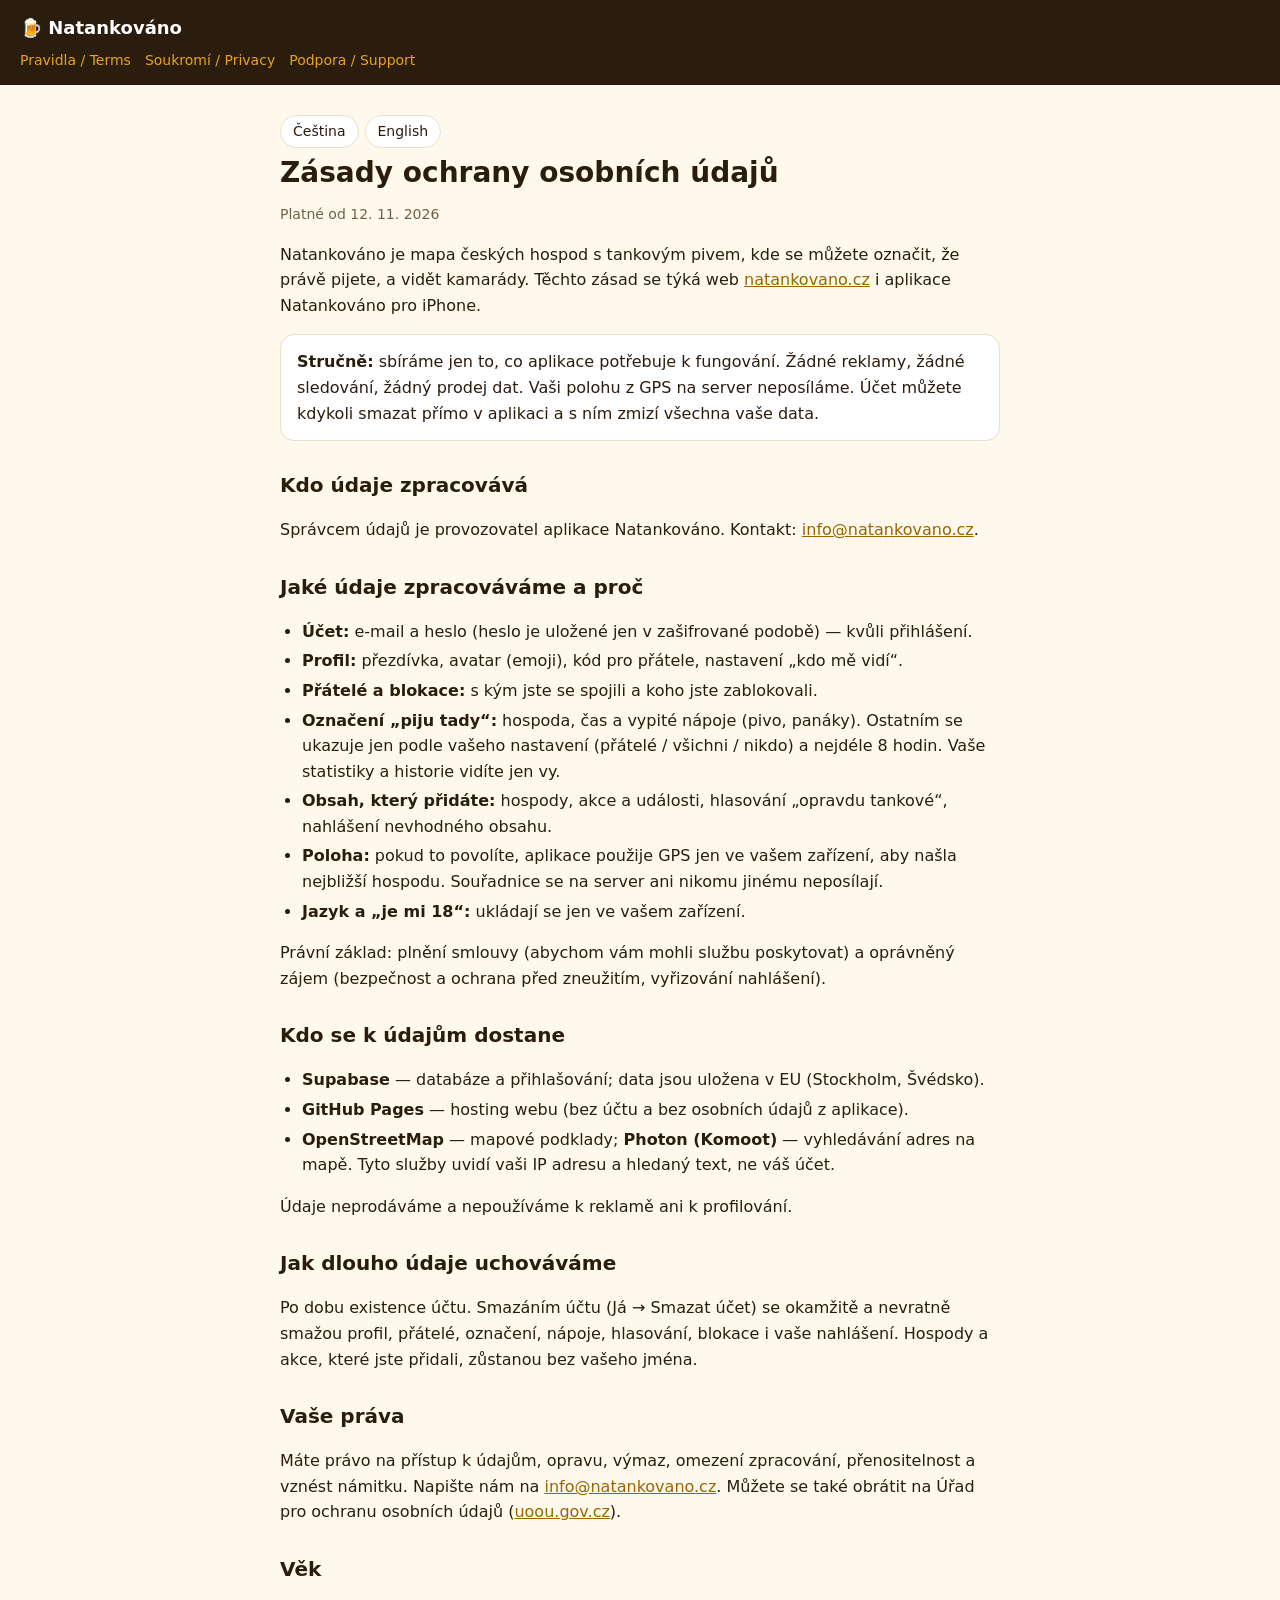
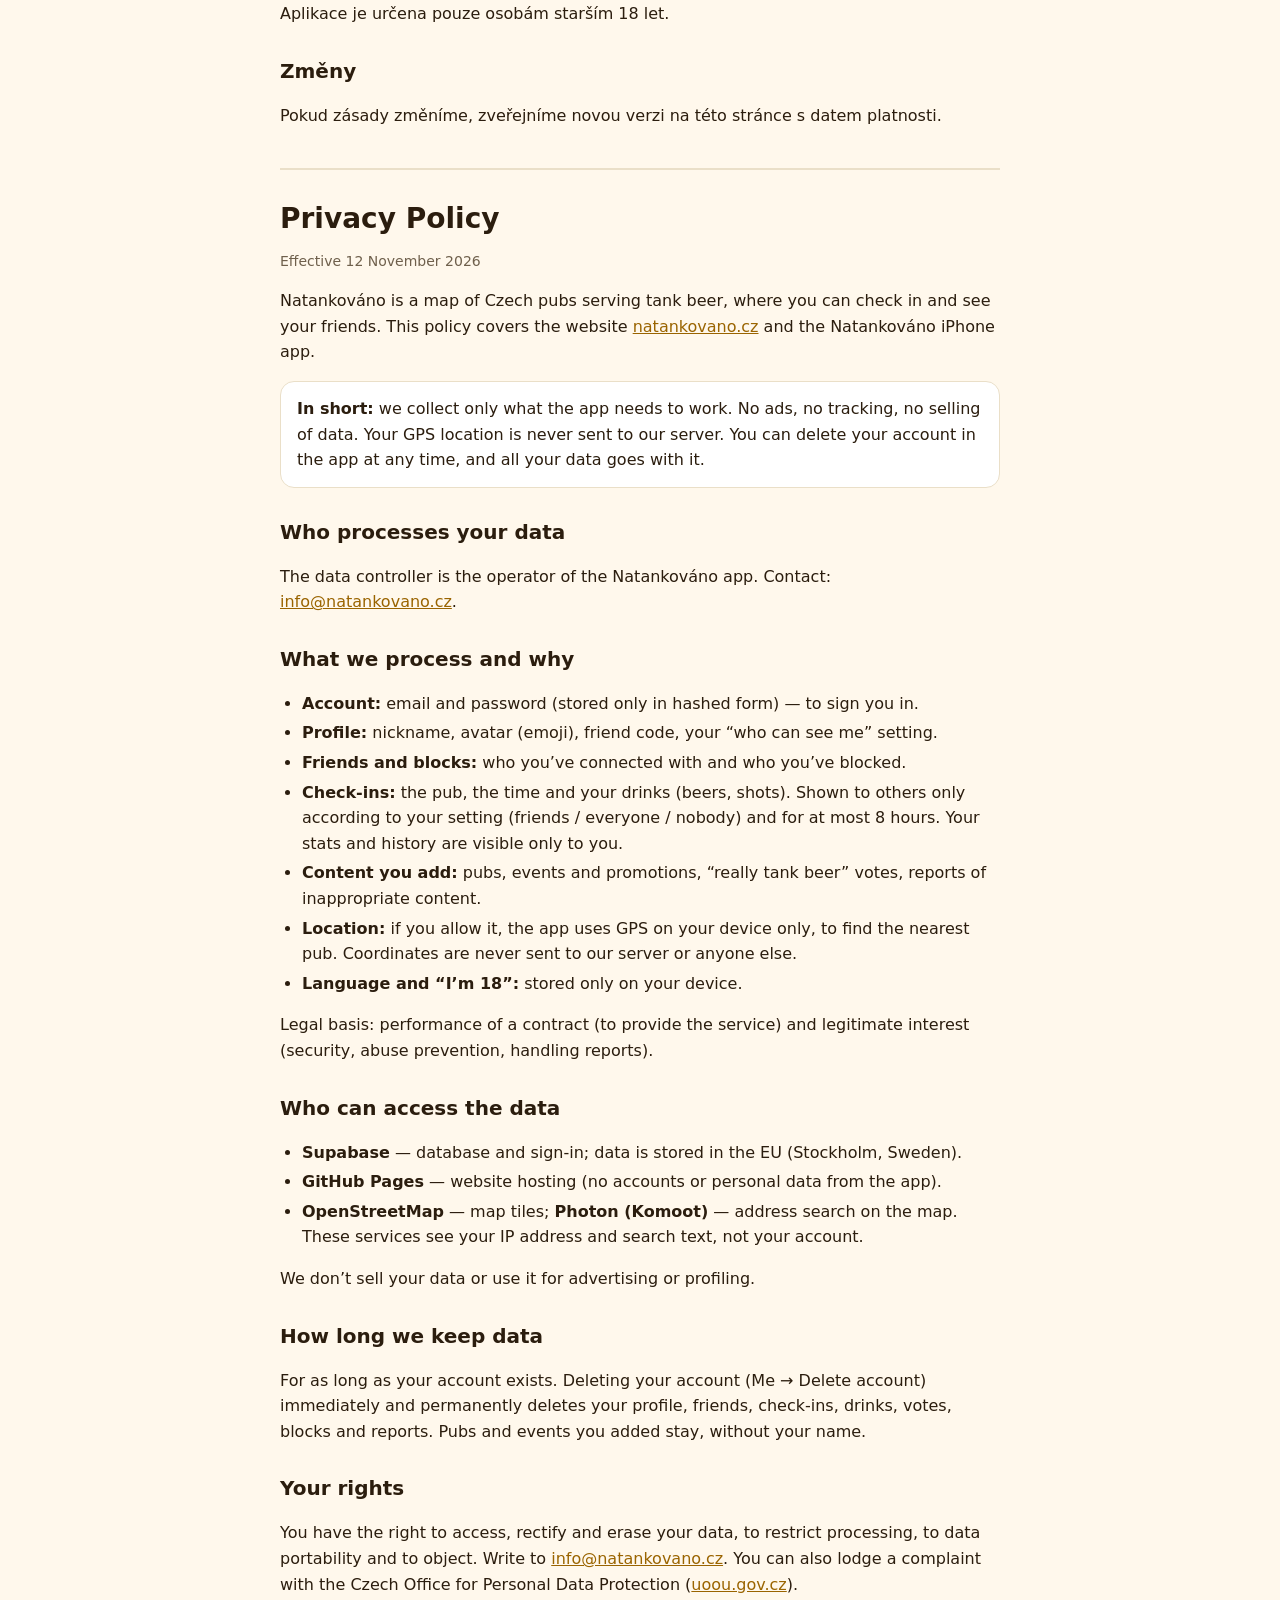
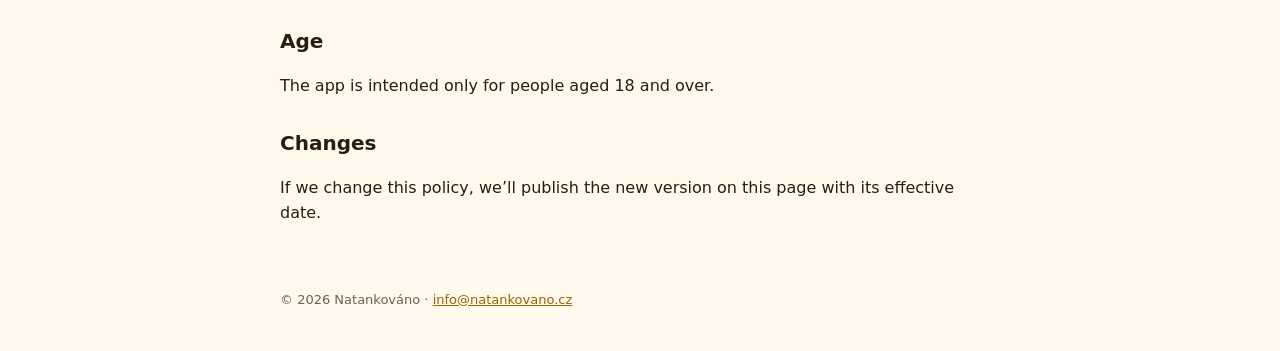
<file: privacy.html>
<!doctype html>
<html lang="cs">
<head>
  <meta charset="utf-8">
  <meta name="viewport" content="width=device-width, initial-scale=1, viewport-fit=cover">
  <meta name="theme-color" content="#2B1D0E">
  <title>Zásady ochrany osobních údajů · Privacy Policy — Natankováno</title>
  <link rel="icon" type="image/png" sizes="32x32" href="icons/favicon-32.png">
  <link rel="stylesheet" href="legal.css">
</head>
<body>
  <header>
    <a href="./">🍺 Natankováno</a>
    <nav><a href="terms.html">Pravidla / Terms</a><a href="privacy.html">Soukromí / Privacy</a><a href="support.html">Podpora / Support</a></nav>
  </header>
  <main>
    <div class="lang"><a href="#cs">Čeština</a><a href="#en">English</a></div>

    <section id="cs" lang="cs">
      <h1>Zásady ochrany osobních údajů</h1>
      <p class="muted">Platné od 12. 11. 2026</p>

      <p>Natankováno je mapa českých hospod s tankovým pivem, kde se můžete označit, že právě pijete, a vidět kamarády. Těchto zásad se týká web <a href="https://natankovano.cz">natankovano.cz</a> i aplikace Natankováno pro iPhone.</p>
      <div class="box">
        <b>Stručně:</b> sbíráme jen to, co aplikace potřebuje k fungování. Žádné reklamy, žádné sledování, žádný prodej dat. Vaši polohu z GPS na server neposíláme. Účet můžete kdykoli smazat přímo v aplikaci a s ním zmizí všechna vaše data.
      </div>

      <h2>Kdo údaje zpracovává</h2>
      <p>Správcem údajů je provozovatel aplikace Natankováno. Kontakt: <a href="mailto:info@natankovano.cz">info@natankovano.cz</a>.</p>

      <h2>Jaké údaje zpracováváme a proč</h2>
      <ul>
        <li><b>Účet:</b> e-mail a heslo (heslo je uložené jen v zašifrované podobě) — kvůli přihlášení.</li>
        <li><b>Profil:</b> přezdívka, avatar (emoji), kód pro přátele, nastavení „kdo mě vidí“.</li>
        <li><b>Přátelé a blokace:</b> s kým jste se spojili a koho jste zablokovali.</li>
        <li><b>Označení „piju tady“:</b> hospoda, čas a vypité nápoje (pivo, panáky). Ostatním se ukazuje jen podle vašeho nastavení (přátelé / všichni / nikdo) a nejdéle 8 hodin. Vaše statistiky a historie vidíte jen vy.</li>
        <li><b>Obsah, který přidáte:</b> hospody, akce a události, hlasování „opravdu tankové“, nahlášení nevhodného obsahu.</li>
        <li><b>Poloha:</b> pokud to povolíte, aplikace použije GPS jen ve vašem zařízení, aby našla nejbližší hospodu. Souřadnice se na server ani nikomu jinému neposílají.</li>
        <li><b>Jazyk a „je mi 18“:</b> ukládají se jen ve vašem zařízení.</li>
      </ul>
      <p>Právní základ: plnění smlouvy (abychom vám mohli službu poskytovat) a oprávněný zájem (bezpečnost a ochrana před zneužitím, vyřizování nahlášení).</p>

      <h2>Kdo se k údajům dostane</h2>
      <ul>
        <li><b>Supabase</b> — databáze a přihlašování; data jsou uložena v EU (Stockholm, Švédsko).</li>
        <li><b>GitHub Pages</b> — hosting webu (bez účtu a bez osobních údajů z aplikace).</li>
        <li><b>OpenStreetMap</b> — mapové podklady; <b>Photon (Komoot)</b> — vyhledávání adres na mapě. Tyto služby uvidí vaši IP adresu a hledaný text, ne váš účet.</li>
      </ul>
      <p>Údaje neprodáváme a nepoužíváme k reklamě ani k profilování.</p>

      <h2>Jak dlouho údaje uchováváme</h2>
      <p>Po dobu existence účtu. Smazáním účtu (Já → Smazat účet) se okamžitě a nevratně smažou profil, přátelé, označení, nápoje, hlasování, blokace i vaše nahlášení. Hospody a akce, které jste přidali, zůstanou bez vašeho jména.</p>

      <h2>Vaše práva</h2>
      <p>Máte právo na přístup k údajům, opravu, výmaz, omezení zpracování, přenositelnost a vznést námitku. Napište nám na <a href="mailto:info@natankovano.cz">info@natankovano.cz</a>. Můžete se také obrátit na Úřad pro ochranu osobních údajů (<a href="https://uoou.gov.cz">uoou.gov.cz</a>).</p>

      <h2>Věk</h2>
      <p>Aplikace je určena pouze osobám starším 18 let.</p>

      <h2>Změny</h2>
      <p>Pokud zásady změníme, zveřejníme novou verzi na této stránce s datem platnosti.</p>
    </section>

    <section id="en" lang="en">
      <h1>Privacy Policy</h1>
      <p class="muted">Effective 12 November 2026</p>

      <p>Natankováno is a map of Czech pubs serving tank beer, where you can check in and see your friends. This policy covers the website <a href="https://natankovano.cz">natankovano.cz</a> and the Natankováno iPhone app.</p>
      <div class="box">
        <b>In short:</b> we collect only what the app needs to work. No ads, no tracking, no selling of data. Your GPS location is never sent to our server. You can delete your account in the app at any time, and all your data goes with it.
      </div>

      <h2>Who processes your data</h2>
      <p>The data controller is the operator of the Natankováno app. Contact: <a href="mailto:info@natankovano.cz">info@natankovano.cz</a>.</p>

      <h2>What we process and why</h2>
      <ul>
        <li><b>Account:</b> email and password (stored only in hashed form) — to sign you in.</li>
        <li><b>Profile:</b> nickname, avatar (emoji), friend code, your “who can see me” setting.</li>
        <li><b>Friends and blocks:</b> who you’ve connected with and who you’ve blocked.</li>
        <li><b>Check-ins:</b> the pub, the time and your drinks (beers, shots). Shown to others only according to your setting (friends / everyone / nobody) and for at most 8 hours. Your stats and history are visible only to you.</li>
        <li><b>Content you add:</b> pubs, events and promotions, “really tank beer” votes, reports of inappropriate content.</li>
        <li><b>Location:</b> if you allow it, the app uses GPS on your device only, to find the nearest pub. Coordinates are never sent to our server or anyone else.</li>
        <li><b>Language and “I’m 18”:</b> stored only on your device.</li>
      </ul>
      <p>Legal basis: performance of a contract (to provide the service) and legitimate interest (security, abuse prevention, handling reports).</p>

      <h2>Who can access the data</h2>
      <ul>
        <li><b>Supabase</b> — database and sign-in; data is stored in the EU (Stockholm, Sweden).</li>
        <li><b>GitHub Pages</b> — website hosting (no accounts or personal data from the app).</li>
        <li><b>OpenStreetMap</b> — map tiles; <b>Photon (Komoot)</b> — address search on the map. These services see your IP address and search text, not your account.</li>
      </ul>
      <p>We don’t sell your data or use it for advertising or profiling.</p>

      <h2>How long we keep data</h2>
      <p>For as long as your account exists. Deleting your account (Me → Delete account) immediately and permanently deletes your profile, friends, check-ins, drinks, votes, blocks and reports. Pubs and events you added stay, without your name.</p>

      <h2>Your rights</h2>
      <p>You have the right to access, rectify and erase your data, to restrict processing, to data portability and to object. Write to <a href="mailto:info@natankovano.cz">info@natankovano.cz</a>. You can also lodge a complaint with the Czech Office for Personal Data Protection (<a href="https://uoou.gov.cz">uoou.gov.cz</a>).</p>

      <h2>Age</h2>
      <p>The app is intended only for people aged 18 and over.</p>

      <h2>Changes</h2>
      <p>If we change this policy, we’ll publish the new version on this page with its effective date.</p>
    </section>
  </main>
  <footer>© 2026 Natankováno · <a href="mailto:info@natankovano.cz">info@natankovano.cz</a></footer>
</body>
</html>
</file>
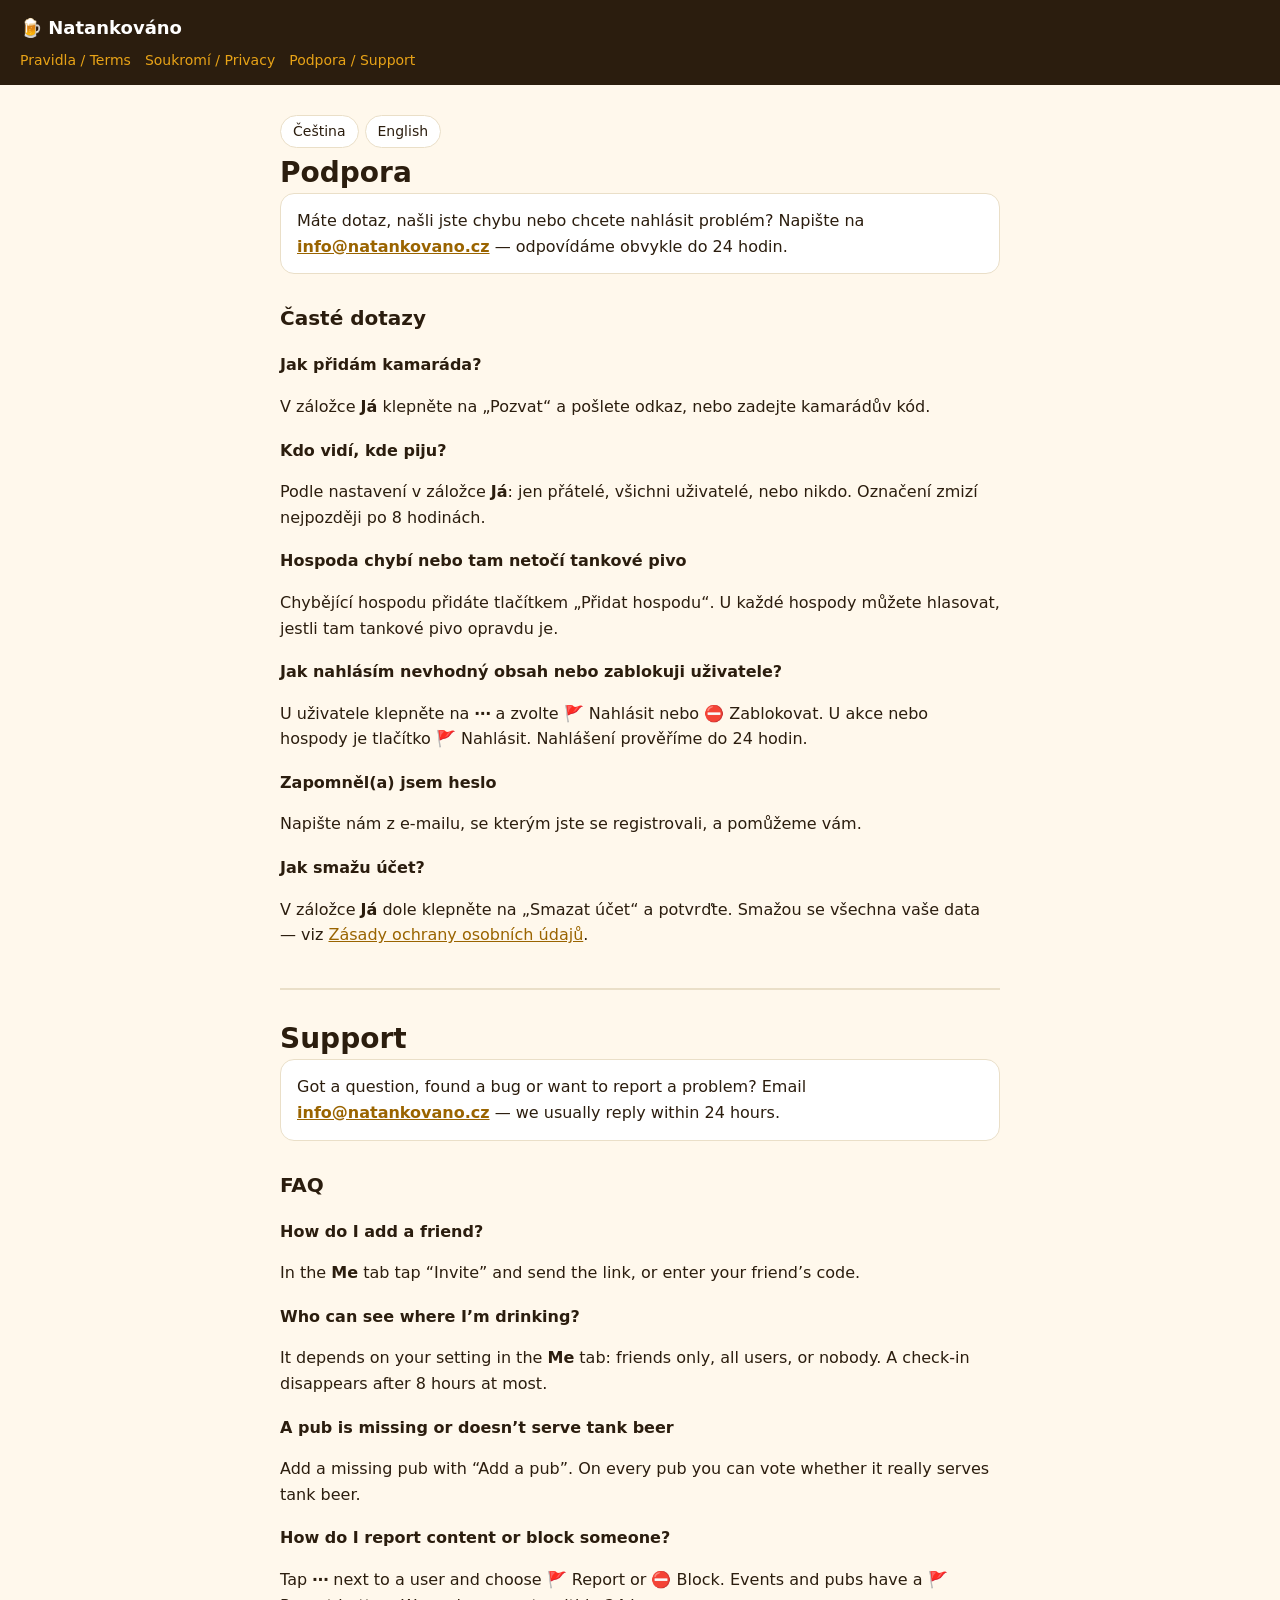
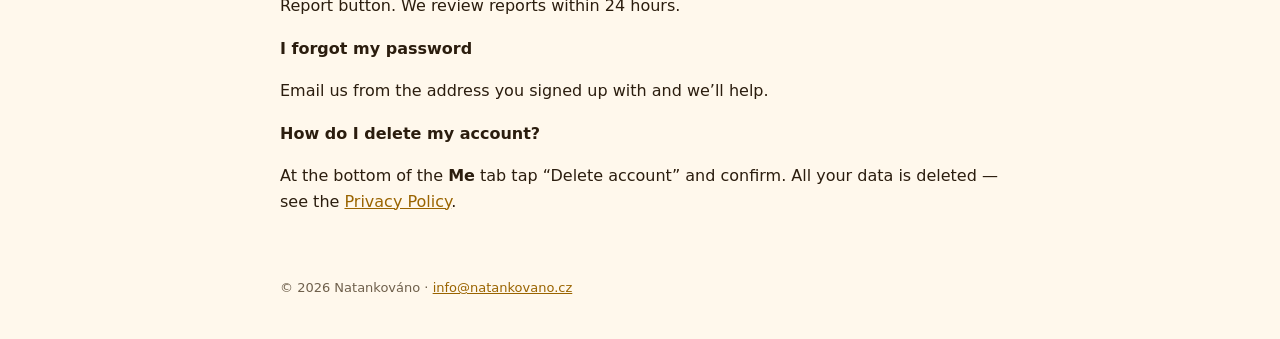
<file: support.html>
<!doctype html>
<html lang="cs">
<head>
  <meta charset="utf-8">
  <meta name="viewport" content="width=device-width, initial-scale=1, viewport-fit=cover">
  <meta name="theme-color" content="#2B1D0E">
  <title>Podpora · Support — Natankováno</title>
  <link rel="icon" type="image/png" sizes="32x32" href="icons/favicon-32.png">
  <link rel="stylesheet" href="legal.css">
</head>
<body>
  <header>
    <a href="./">🍺 Natankováno</a>
    <nav><a href="terms.html">Pravidla / Terms</a><a href="privacy.html">Soukromí / Privacy</a><a href="support.html">Podpora / Support</a></nav>
  </header>
  <main>
    <div class="lang"><a href="#cs">Čeština</a><a href="#en">English</a></div>

    <section id="cs" lang="cs">
      <h1>Podpora</h1>
      <div class="box">
        Máte dotaz, našli jste chybu nebo chcete nahlásit problém? Napište na
        <a href="mailto:info@natankovano.cz"><b>info@natankovano.cz</b></a> — odpovídáme obvykle do 24 hodin.
      </div>

      <h2>Časté dotazy</h2>
      <h3>Jak přidám kamaráda?</h3>
      <p>V záložce <b>Já</b> klepněte na „Pozvat“ a pošlete odkaz, nebo zadejte kamarádův kód.</p>
      <h3>Kdo vidí, kde piju?</h3>
      <p>Podle nastavení v záložce <b>Já</b>: jen přátelé, všichni uživatelé, nebo nikdo. Označení zmizí nejpozději po 8 hodinách.</p>
      <h3>Hospoda chybí nebo tam netočí tankové pivo</h3>
      <p>Chybějící hospodu přidáte tlačítkem „Přidat hospodu“. U každé hospody můžete hlasovat, jestli tam tankové pivo opravdu je.</p>
      <h3>Jak nahlásím nevhodný obsah nebo zablokuji uživatele?</h3>
      <p>U uživatele klepněte na <b>⋯</b> a zvolte 🚩 Nahlásit nebo ⛔ Zablokovat. U akce nebo hospody je tlačítko 🚩 Nahlásit. Nahlášení prověříme do 24 hodin.</p>
      <h3>Zapomněl(a) jsem heslo</h3>
      <p>Napište nám z e-mailu, se kterým jste se registrovali, a pomůžeme vám.</p>
      <h3>Jak smažu účet?</h3>
      <p>V záložce <b>Já</b> dole klepněte na „Smazat účet“ a potvrďte. Smažou se všechna vaše data — viz <a href="privacy.html">Zásady ochrany osobních údajů</a>.</p>
    </section>

    <section id="en" lang="en">
      <h1>Support</h1>
      <div class="box">
        Got a question, found a bug or want to report a problem? Email
        <a href="mailto:info@natankovano.cz"><b>info@natankovano.cz</b></a> — we usually reply within 24 hours.
      </div>

      <h2>FAQ</h2>
      <h3>How do I add a friend?</h3>
      <p>In the <b>Me</b> tab tap “Invite” and send the link, or enter your friend’s code.</p>
      <h3>Who can see where I’m drinking?</h3>
      <p>It depends on your setting in the <b>Me</b> tab: friends only, all users, or nobody. A check-in disappears after 8 hours at most.</p>
      <h3>A pub is missing or doesn’t serve tank beer</h3>
      <p>Add a missing pub with “Add a pub”. On every pub you can vote whether it really serves tank beer.</p>
      <h3>How do I report content or block someone?</h3>
      <p>Tap <b>⋯</b> next to a user and choose 🚩 Report or ⛔ Block. Events and pubs have a 🚩 Report button. We review reports within 24 hours.</p>
      <h3>I forgot my password</h3>
      <p>Email us from the address you signed up with and we’ll help.</p>
      <h3>How do I delete my account?</h3>
      <p>At the bottom of the <b>Me</b> tab tap “Delete account” and confirm. All your data is deleted — see the <a href="privacy.html">Privacy Policy</a>.</p>
    </section>
  </main>
  <footer>© 2026 Natankováno · <a href="mailto:info@natankovano.cz">info@natankovano.cz</a></footer>
</body>
</html>
</file>
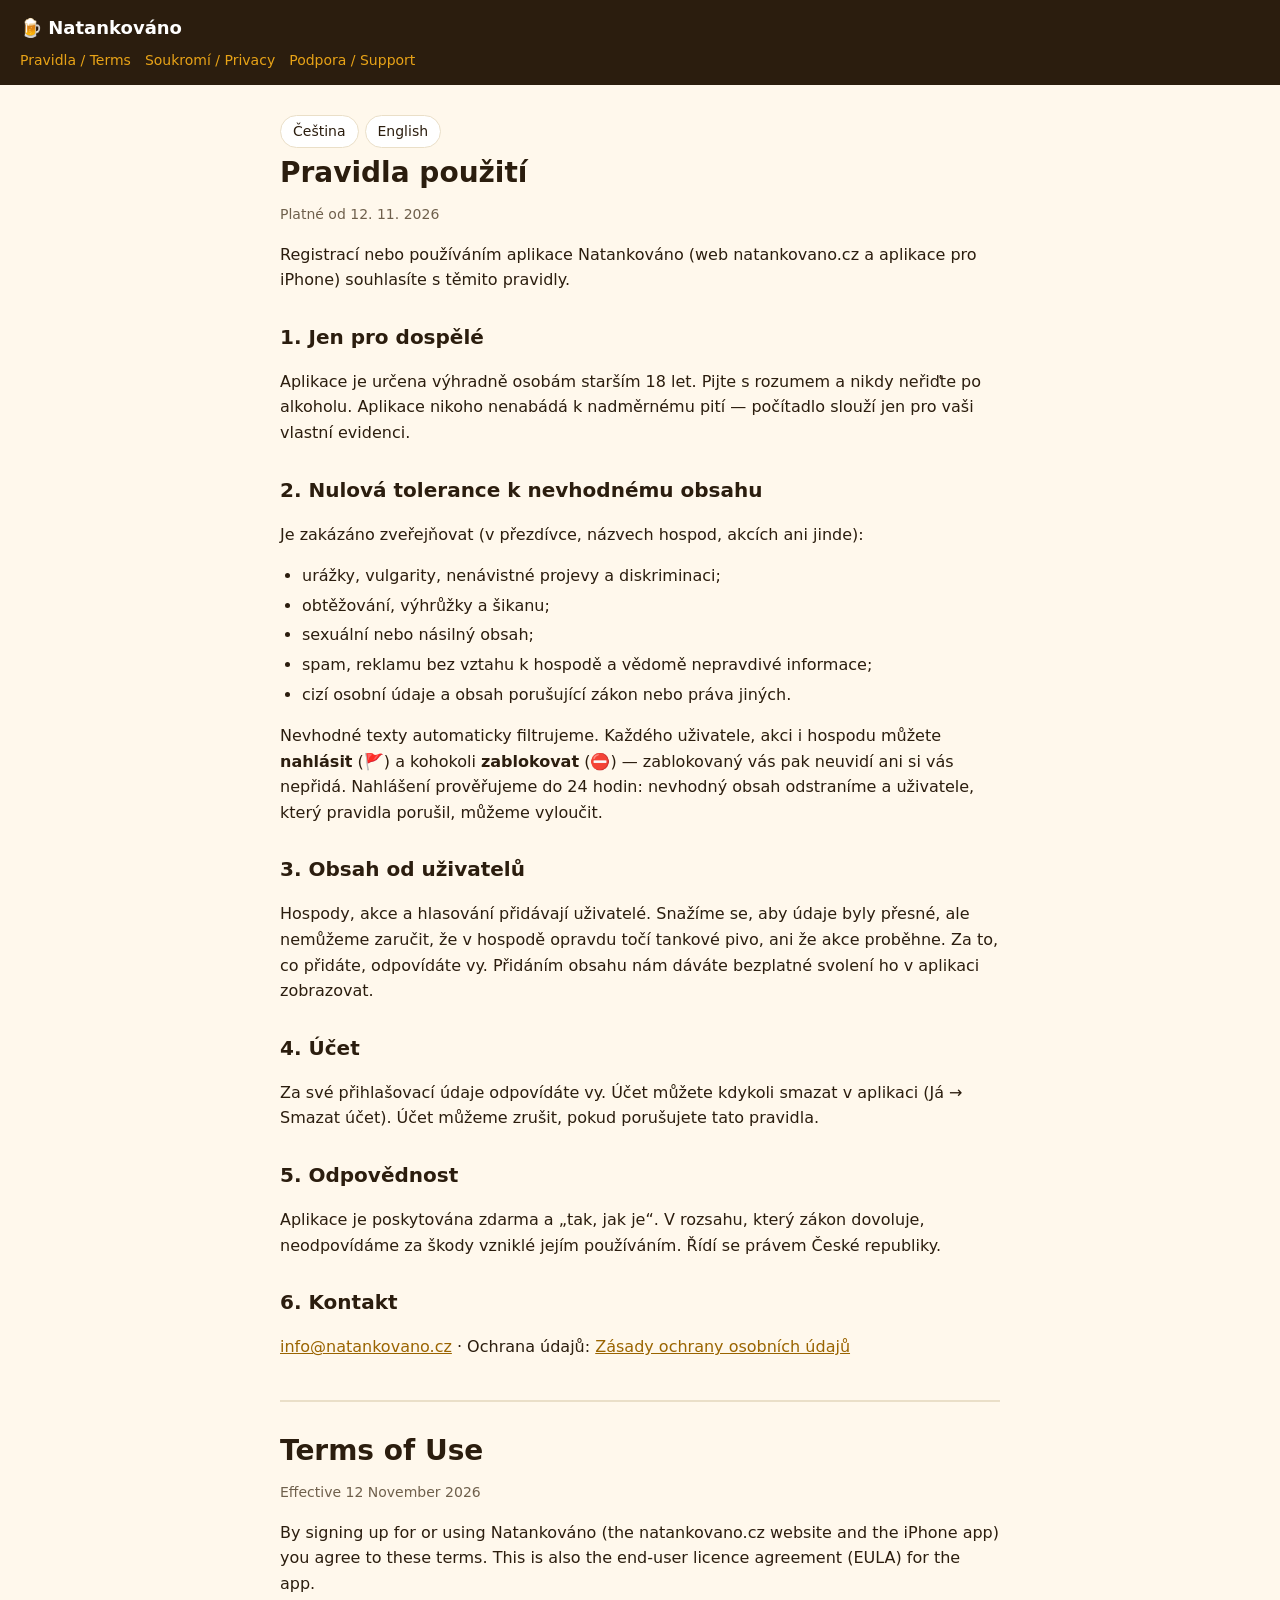
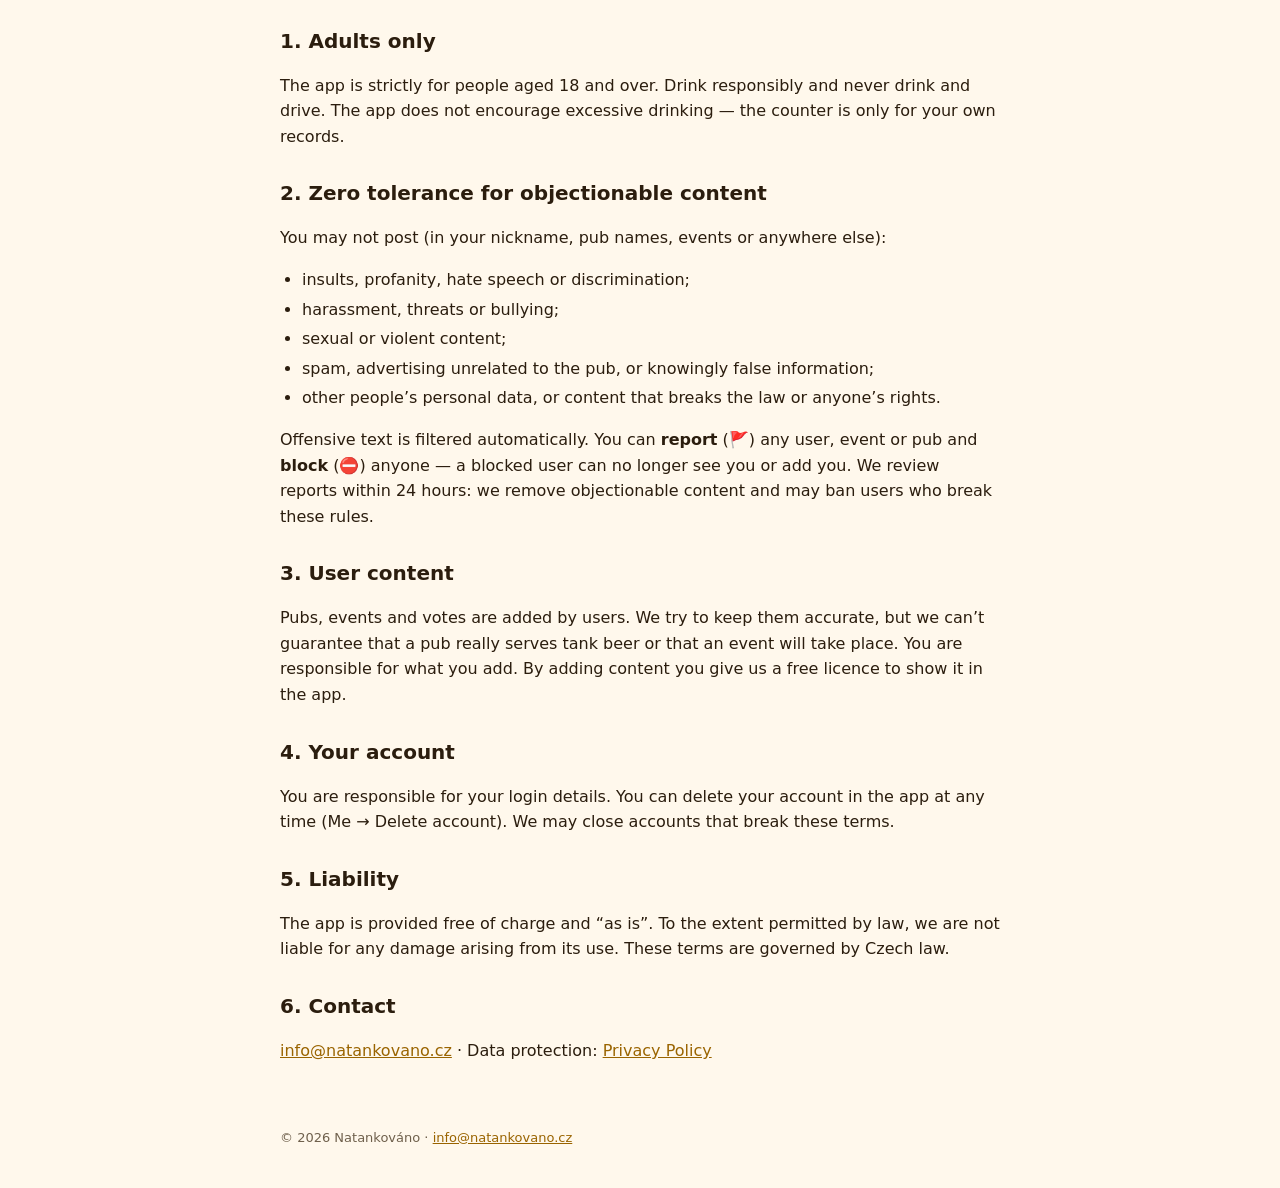
<file: terms.html>
<!doctype html>
<html lang="cs">
<head>
  <meta charset="utf-8">
  <meta name="viewport" content="width=device-width, initial-scale=1, viewport-fit=cover">
  <meta name="theme-color" content="#2B1D0E">
  <title>Pravidla použití · Terms of Use — Natankováno</title>
  <link rel="icon" type="image/png" sizes="32x32" href="icons/favicon-32.png">
  <link rel="stylesheet" href="legal.css">
</head>
<body>
  <header>
    <a href="./">🍺 Natankováno</a>
    <nav><a href="terms.html">Pravidla / Terms</a><a href="privacy.html">Soukromí / Privacy</a><a href="support.html">Podpora / Support</a></nav>
  </header>
  <main>
    <div class="lang"><a href="#cs">Čeština</a><a href="#en">English</a></div>

    <section id="cs" lang="cs">
      <h1>Pravidla použití</h1>
      <p class="muted">Platné od 12. 11. 2026</p>
      <p>Registrací nebo používáním aplikace Natankováno (web natankovano.cz a aplikace pro iPhone) souhlasíte s těmito pravidly.</p>

      <h2>1. Jen pro dospělé</h2>
      <p>Aplikace je určena výhradně osobám starším 18 let. Pijte s rozumem a nikdy neřiďte po alkoholu. Aplikace nikoho nenabádá k nadměrnému pití — počítadlo slouží jen pro vaši vlastní evidenci.</p>

      <h2>2. Nulová tolerance k nevhodnému obsahu</h2>
      <p>Je zakázáno zveřejňovat (v přezdívce, názvech hospod, akcích ani jinde):</p>
      <ul>
        <li>urážky, vulgarity, nenávistné projevy a diskriminaci;</li>
        <li>obtěžování, výhrůžky a šikanu;</li>
        <li>sexuální nebo násilný obsah;</li>
        <li>spam, reklamu bez vztahu k hospodě a vědomě nepravdivé informace;</li>
        <li>cizí osobní údaje a obsah porušující zákon nebo práva jiných.</li>
      </ul>
      <p>Nevhodné texty automaticky filtrujeme. Každého uživatele, akci i hospodu můžete <b>nahlásit</b> (🚩) a kohokoli <b>zablokovat</b> (⛔) — zablokovaný vás pak neuvidí ani si vás nepřidá. Nahlášení prověřujeme do 24 hodin: nevhodný obsah odstraníme a uživatele, který pravidla porušil, můžeme vyloučit.</p>

      <h2>3. Obsah od uživatelů</h2>
      <p>Hospody, akce a hlasování přidávají uživatelé. Snažíme se, aby údaje byly přesné, ale nemůžeme zaručit, že v hospodě opravdu točí tankové pivo, ani že akce proběhne. Za to, co přidáte, odpovídáte vy. Přidáním obsahu nám dáváte bezplatné svolení ho v aplikaci zobrazovat.</p>

      <h2>4. Účet</h2>
      <p>Za své přihlašovací údaje odpovídáte vy. Účet můžete kdykoli smazat v aplikaci (Já → Smazat účet). Účet můžeme zrušit, pokud porušujete tato pravidla.</p>

      <h2>5. Odpovědnost</h2>
      <p>Aplikace je poskytována zdarma a „tak, jak je“. V rozsahu, který zákon dovoluje, neodpovídáme za škody vzniklé jejím používáním. Řídí se právem České republiky.</p>

      <h2>6. Kontakt</h2>
      <p><a href="mailto:info@natankovano.cz">info@natankovano.cz</a> · Ochrana údajů: <a href="privacy.html">Zásady ochrany osobních údajů</a></p>
    </section>

    <section id="en" lang="en">
      <h1>Terms of Use</h1>
      <p class="muted">Effective 12 November 2026</p>
      <p>By signing up for or using Natankováno (the natankovano.cz website and the iPhone app) you agree to these terms. This is also the end-user licence agreement (EULA) for the app.</p>

      <h2>1. Adults only</h2>
      <p>The app is strictly for people aged 18 and over. Drink responsibly and never drink and drive. The app does not encourage excessive drinking — the counter is only for your own records.</p>

      <h2>2. Zero tolerance for objectionable content</h2>
      <p>You may not post (in your nickname, pub names, events or anywhere else):</p>
      <ul>
        <li>insults, profanity, hate speech or discrimination;</li>
        <li>harassment, threats or bullying;</li>
        <li>sexual or violent content;</li>
        <li>spam, advertising unrelated to the pub, or knowingly false information;</li>
        <li>other people’s personal data, or content that breaks the law or anyone’s rights.</li>
      </ul>
      <p>Offensive text is filtered automatically. You can <b>report</b> (🚩) any user, event or pub and <b>block</b> (⛔) anyone — a blocked user can no longer see you or add you. We review reports within 24 hours: we remove objectionable content and may ban users who break these rules.</p>

      <h2>3. User content</h2>
      <p>Pubs, events and votes are added by users. We try to keep them accurate, but we can’t guarantee that a pub really serves tank beer or that an event will take place. You are responsible for what you add. By adding content you give us a free licence to show it in the app.</p>

      <h2>4. Your account</h2>
      <p>You are responsible for your login details. You can delete your account in the app at any time (Me → Delete account). We may close accounts that break these terms.</p>

      <h2>5. Liability</h2>
      <p>The app is provided free of charge and “as is”. To the extent permitted by law, we are not liable for any damage arising from its use. These terms are governed by Czech law.</p>

      <h2>6. Contact</h2>
      <p><a href="mailto:info@natankovano.cz">info@natankovano.cz</a> · Data protection: <a href="privacy.html">Privacy Policy</a></p>
    </section>
  </main>
  <footer>© 2026 Natankováno · <a href="mailto:info@natankovano.cz">info@natankovano.cz</a></footer>
</body>
</html>
</file>
<file: legal.css>
/* Natankováno — страницы «Правила», «Конфиденциальность», «Поддержка» */
:root { --amber: #E8A317; --amber-dark: #9A6400; --brown: #2B1D0E; --cream: #FFF8EC; --line: #EADFC8; --muted: #6F604C; }
* { box-sizing: border-box; }
body {
  margin: 0; background: var(--cream); color: var(--brown);
  font: 16px/1.6 system-ui, -apple-system, "Segoe UI", Roboto, sans-serif;
  -webkit-font-smoothing: antialiased;
}
header {
  background: var(--brown); color: #fff;
  padding: calc(14px + env(safe-area-inset-top, 0px)) 20px 14px;
}
header a { color: #fff; text-decoration: none; font-weight: 700; font-size: 18px; }
header nav { margin-top: 6px; font-size: 14px; }
header nav a { color: var(--amber); font-weight: 500; font-size: 14px; margin-right: 14px; }
main { max-width: 760px; margin: 0 auto; padding: 20px 20px 48px; }
h1 { font-size: 28px; line-height: 1.2; margin: 8px 0 4px; }
h2 { font-size: 20px; margin: 28px 0 6px; }
h3 { font-size: 16px; margin: 18px 0 4px; }
a { color: var(--amber-dark); }
.muted { color: var(--muted); font-size: 14px; }
.lang { display: inline-flex; gap: 6px; margin: 10px 0 0; }
.lang a {
  padding: 4px 12px; border-radius: 999px; border: 1px solid var(--line);
  background: #fff; text-decoration: none; color: var(--brown); font-size: 14px;
}
section + section { margin-top: 40px; padding-top: 24px; border-top: 2px solid var(--line); }
.box { padding: 14px 16px; border-radius: 14px; background: #fff; border: 1px solid var(--line); }
ul { padding-left: 22px; }
li { margin: 4px 0; }
footer { max-width: 760px; margin: 0 auto; padding: 0 20px 40px; color: var(--muted); font-size: 13px; }
</file>
